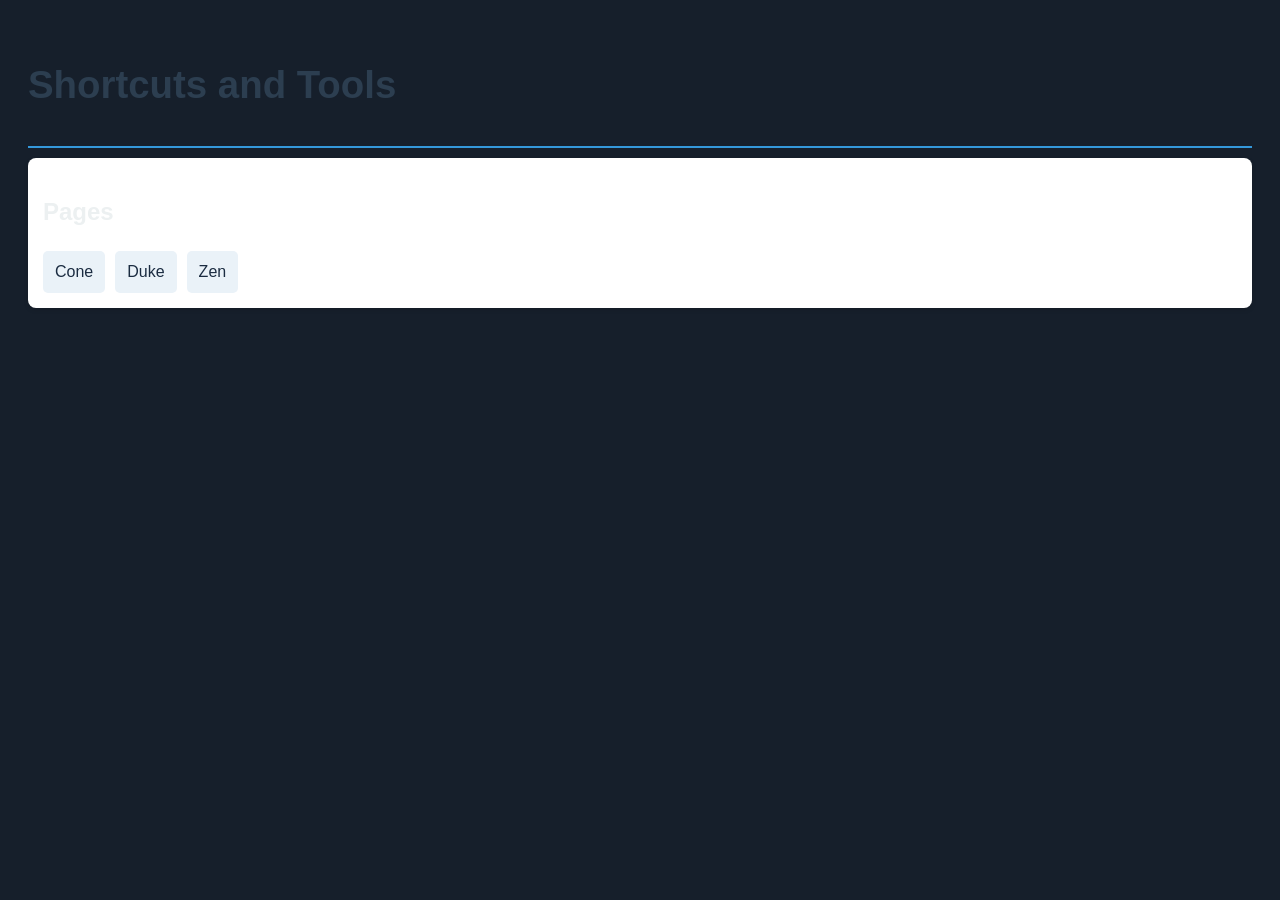
<file: index.html>
<!DOCTYPE html>
<html lang="en">
<head>
    <meta charset="UTF-8">
    <meta name="viewport" content="width=device-width, initial-scale=1.0">
    <title>Shortcuts and Tools</title>
    <link rel="stylesheet" href="style.css">
</head>
<body>
    <header>
        <h1>Shortcuts and Tools</h1>
    </header>
    <nav>
        <div class="category">
            <h2>Pages</h2>
            <div class="links">
                <a href="cone_shortcuts.html">Cone</a>
                <a href="duke_shortcuts.html">Duke</a>
                <a href="zen_shortcuts.html">Zen</a>
            </div>
        </div>
    </nav>
</body>
</html>
</file>
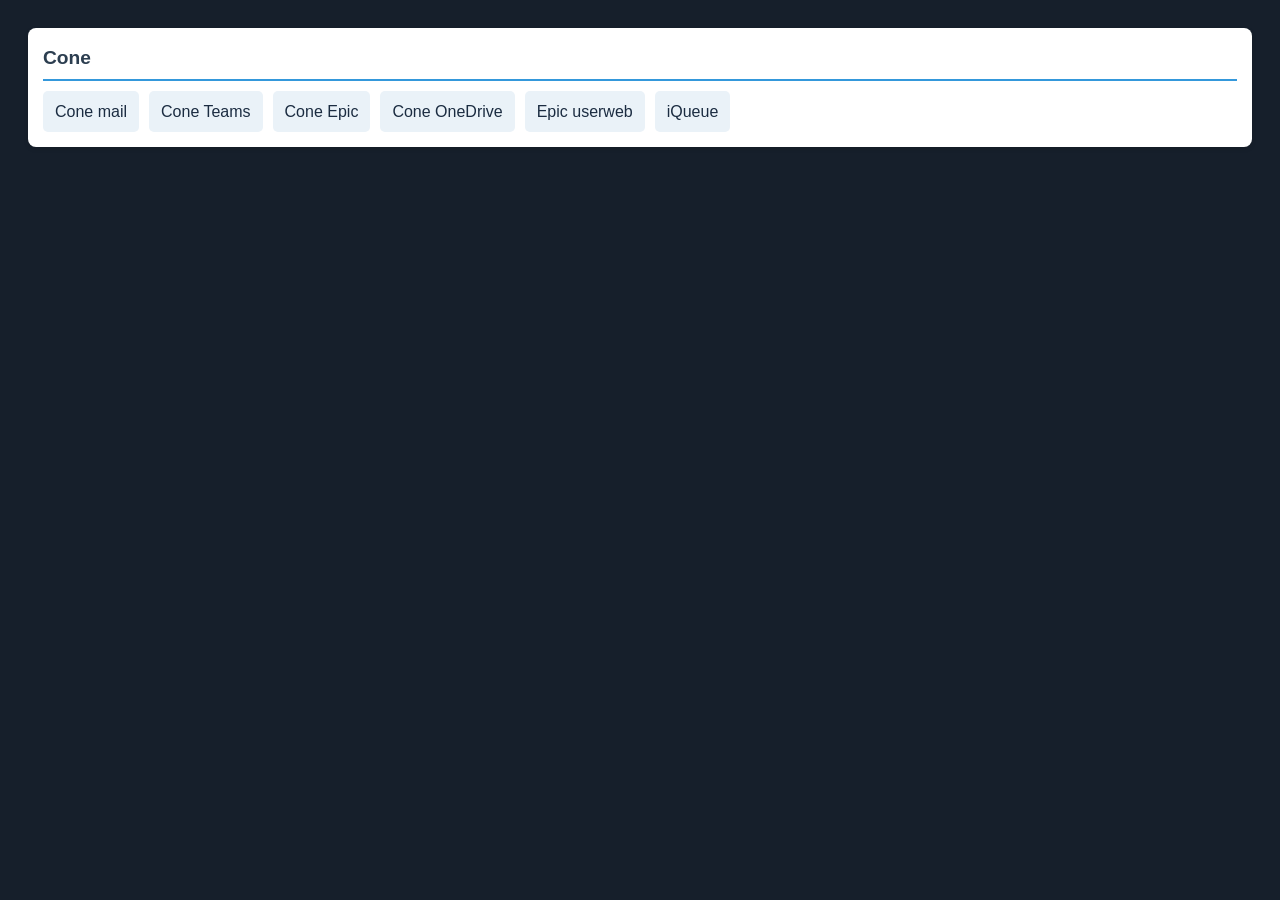
<file: chromium-shortcuts.html>
<!DOCTYPE html>
<html lang="en">
<head>
    <meta charset="UTF-8">
    <meta name="viewport" content="width=device-width, initial-scale=1.0">
    <title>Shortcuts</title>
    <link rel="stylesheet" href="style.css">
</head>
<body>

<div class="category">
<header>Cone</header>
    <div class="links">
<a href="https://outlook.office.com" target="_blank" rel="noopener noreferrer">Cone mail</a>
<a href="https://teams.office.com" target="_blank" rel="noopener noreferrer">Cone Teams</a>
<a href="https://apps.conehealth.com" target="_blank" rel="noopener noreferrer">Cone Epic</a>
<a href="https://onedrive.office.com" target="_blank" rel="noopener noreferrer">Cone OneDrive</a>
<a href="https://userweb.epic.com" target="_blank" rel="noopener noreferrer">Epic userweb</a>
<a href="https://surgery.iqueue.com/#/web/dashboard" target="_blank" rel="noopener noreferrer">iQueue</a>
    </div>
</div>
</body>
</file>
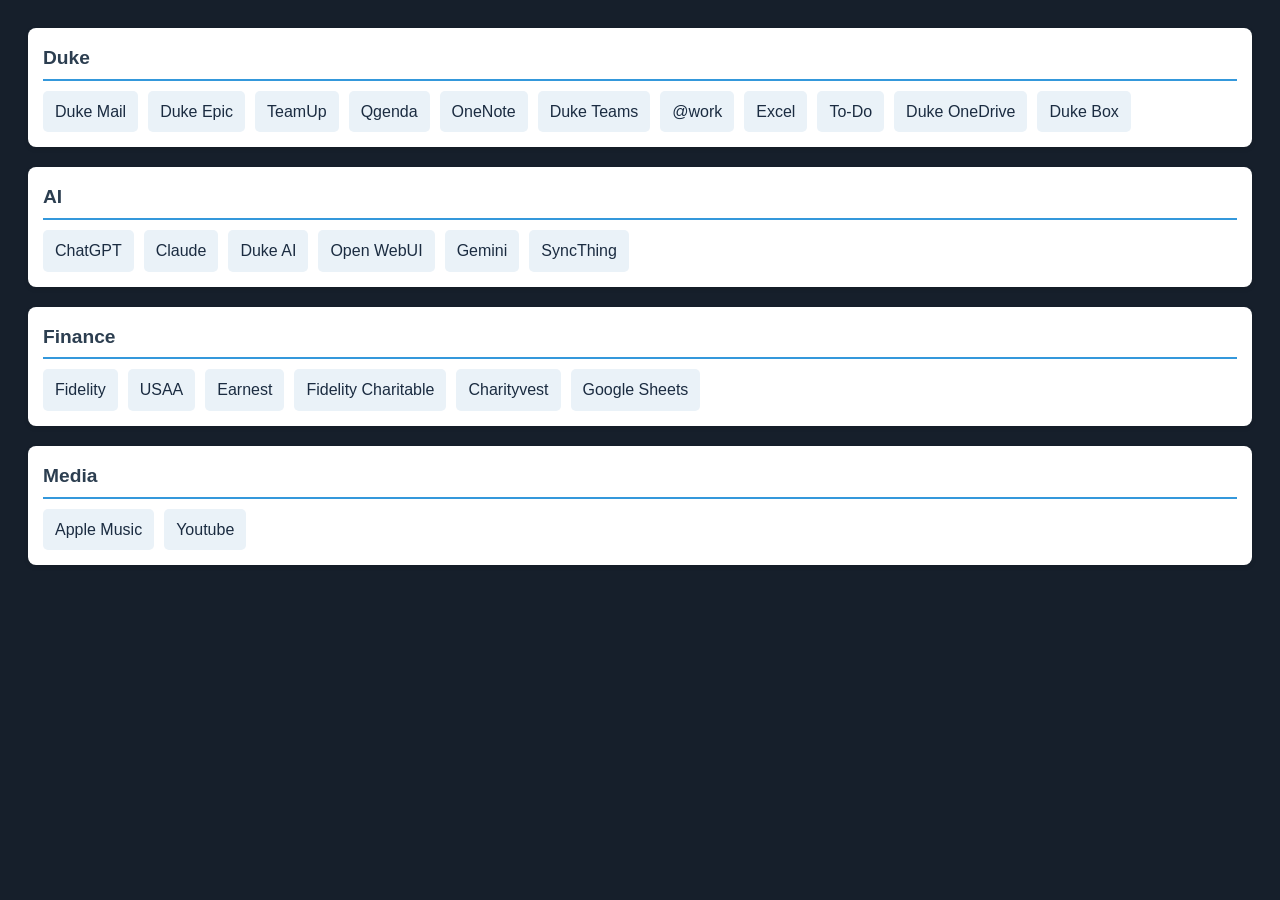
<file: duke_shortcuts.html>
<!DOCTYPE html>
<html lang="en">
<head>
    <meta charset="UTF-8">
    <meta name="viewport" content="width=device-width, initial-scale=1.0">
    <title>Shortcuts</title>
    <link rel="stylesheet" href="style.css">
</head>
<body>

<div class="category">
<header>Duke</header>
    <div class="links">
<a href="https://outlook.office.com" target="_blank"rel="noopener noreferrer">Duke Mail</a>
<a href="https://citrix.duke.edu" target="_blank"rel="noopener noreferrer">Duke Epic</a>
<a href="https://teamup.com/user/dashboard" target="_blank"rel="noopener noreferrer">TeamUp</a>
<a href="https://login.qgenda.com" target="_blank"rel="noopener noreferrer">Qgenda</a>
<a href="https://prodduke-my.sharepoint.com/:o:/r/personal/lak71_duke_edu/_layouts/15/Doc.aspx?sourcedoc=%7Ba77483de-f4c1-4735-8ac4-aafc90f851a3%7D&action=edit&wdorigin=NavigationUrl" target="_blank"rel="noopener noreferrer">OneNote</a>
<a href="https://teams.office.com" target="_blank"rel="noopener noreferrer">Duke Teams</a>
<a href="https://work.duke.edu" target="_blank"rel="noopener noreferrer">@work</a>
<a href="https://excel.office.com" target="_blank"rel="noopener noreferrer">Excel</a>
<a href="https://to-do.office.com" target="_blank"rel="noopener noreferrer">To-Do</a>
<a href="https://onedrive.office.com" target="_blank"rel="noopener noreferrer">Duke OneDrive</a>
<a href="https://duke.app.box.com" target="_blank"rel="noopener noreferrer">Duke Box</a>      
    </div>
</div>

<div class="category">
<header>AI</header>
    <div class="links">
<a href="https://chatgpt.com" target="_blank" rel="noopener noreferrer">ChatGPT</a>
<a href="https://claude.ai" target="_blank" rel="noopener noreferrer">Claude</a>
<a href="https://aistudio.duhs.duke.edu/" target="_blank" rel="noopener noreferrer">Duke AI</a>
<a href="http://localhost:3000" target="_blank" rel="noopener noreferrer">Open WebUI</a>
<a href="https://gemini.google.com" target="_blank" rel="noopener noreferrer">Gemini</a>
<a href="http://localhost:8384" target="_blank" rel="noopener noreferrer">SyncThing</a>
    </div>
</div>

<div class="category">
<header>Finance</header>
    <div class="links">
<a href="https://digital.fidelity.com/prgw/digital/signin/retail" target="_blank" rel="noopener noreferrer">Fidelity</a>
<a href="https://www.usaa.com" target="_blank" rel="noopener noreferrer">USAA</a>
<a href="https://www.earnest.com" target="_blank" rel="noopener noreferrer">Earnest</a>
<a href="https://charitablegift.fidelity.com/public/login/donor" target="_blank" rel="noopener noreferrer">Fidelity Charitable</a>
<a href="https://www.charityvest.org" target="_blank" rel="noopener noreferrer">Charityvest</a>
<a href="https://sheets.google.com" target="_blank" rel="noopener noreferrer">Google Sheets</a>
    </div>
</div>

<div class="category">
<header>Media</header>
    <div class="links">
<a href="https://music.apple.com" target="blank">Apple Music</a>
<a href="https://www.youtube.com" target="blank">Youtube</a>
    </div>
</div>

</body>
</html>
</file>
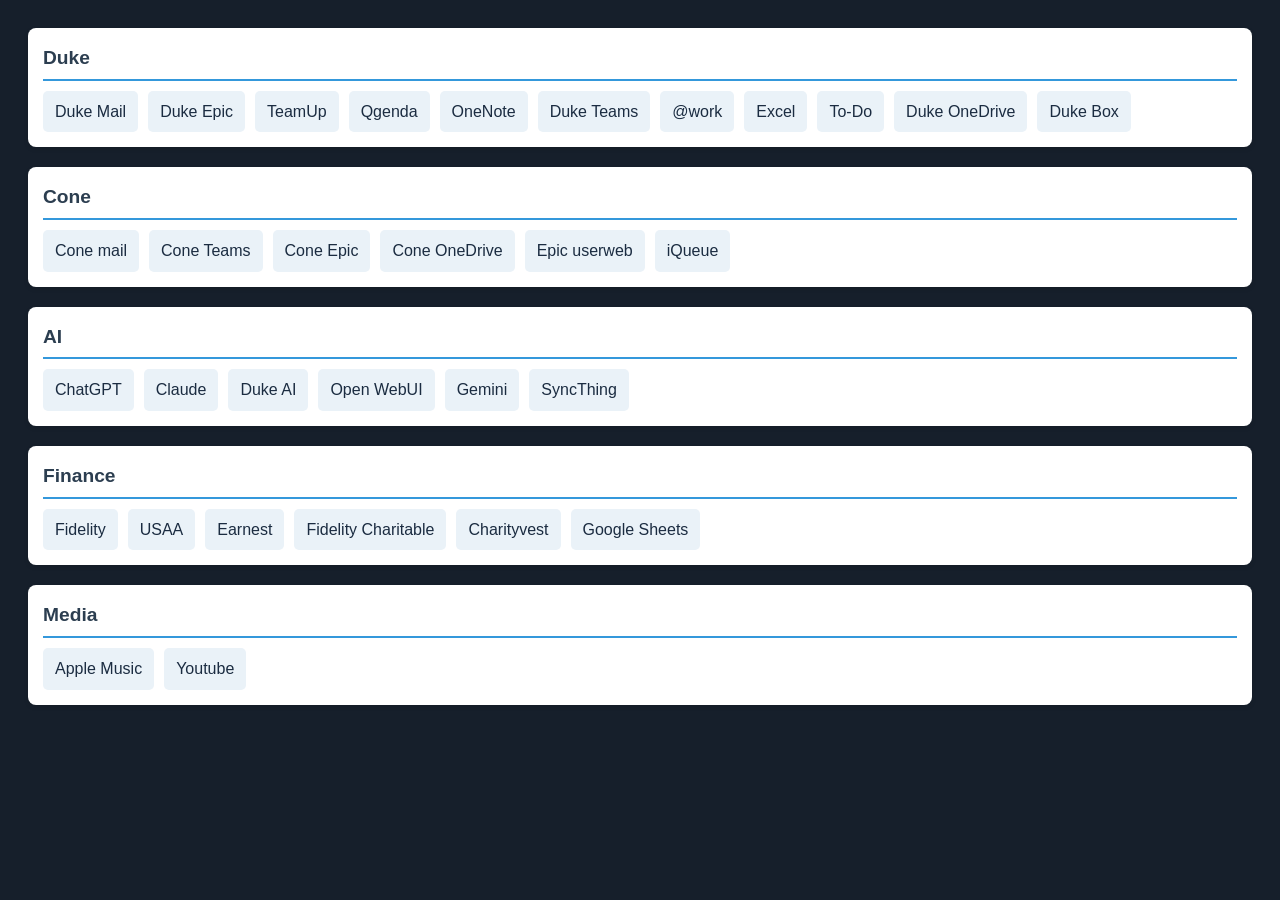
<file: shortcuts.html>
<!DOCTYPE html>
<html lang="en">
<head>
    <meta charset="UTF-8">
    <meta name="viewport" content="width=device-width, initial-scale=1.0">
    <title>Shortcuts</title>
    <link rel="stylesheet" href="style.css">
</head>
<body>

<div class="category">
<header>Duke</header>
    <div class="links">
<a href="https://outlook.office.com" target="_blank"rel="noopener noreferrer">Duke Mail</a>
<a href="https://citrix.duke.edu" target="_blank"rel="noopener noreferrer">Duke Epic</a>
<a href="https://teamup.com/user/dashboard" target="_blank"rel="noopener noreferrer">TeamUp</a>
<a href="https://login.qgenda.com" target="_blank"rel="noopener noreferrer">Qgenda</a>
<a href="https://prodduke-my.sharepoint.com/:o:/r/personal/lak71_duke_edu/_layouts/15/Doc.aspx?sourcedoc=%7Ba77483de-f4c1-4735-8ac4-aafc90f851a3%7D&action=edit&wdorigin=NavigationUrl" target="_blank"rel="noopener noreferrer">OneNote</a>
<a href="https://teams.office.com" target="_blank"rel="noopener noreferrer">Duke Teams</a>
<a href="https://work.duke.edu" target="_blank"rel="noopener noreferrer">@work</a>
<a href="https://excel.office.com" target="_blank"rel="noopener noreferrer">Excel</a>
<a href="https://to-do.office.com" target="_blank"rel="noopener noreferrer">To-Do</a>
<a href="https://onedrive.office.com" target="_blank"rel="noopener noreferrer">Duke OneDrive</a>
<a href="https://duke.app.box.com" target="_blank"rel="noopener noreferrer">Duke Box</a>
        
    </div>
</div>
<div class="category">
<header>Cone</header>
    <div class="links">
<a href="https://outlook.office.com" target="_blank" rel="noopener noreferrer">Cone mail</a>
<a href="https://teams.office.com" target="_blank" rel="noopener noreferrer">Cone Teams</a>
<a href="https://apps.conehealth.com" target="_blank" rel="noopener noreferrer">Cone Epic</a>
<a href="https://onedrive.office.com" target="_blank" rel="noopener noreferrer">Cone OneDrive</a>
<a href="https://userweb.epic.com" target="_blank" rel="noopener noreferrer">Epic userweb</a>
<a href="https://surgery.iqueue.com/#/web/dashboard" target="_blank" rel="noopener noreferrer">iQueue</a>
    </div>
</div>
<div class="category">
<header>AI</header>
    <div class="links">
<a href="https://chatgpt.com" target="_blank" rel="noopener noreferrer">ChatGPT</a>
<a href="https://claude.ai" target="_blank" rel="noopener noreferrer">Claude</a>
<a href="https://aistudio.duhs.duke.edu/" target="_blank" rel="noopener noreferrer">Duke AI</a>
<a href="http://localhost:3000" target="_blank" rel="noopener noreferrer">Open WebUI</a>
<a href="https://gemini.google.com" target="_blank" rel="noopener noreferrer">Gemini</a>
<a href="http://localhost:8384" target="_blank" rel="noopener noreferrer">SyncThing</a>
    </div>
</div>

<div class="category">
<header>Finance</header>
    <div class="links">
<a href="https://digital.fidelity.com/prgw/digital/signin/retail" target="_blank" rel="noopener noreferrer">Fidelity</a>
<a href="https://www.usaa.com" target="_blank" rel="noopener noreferrer">USAA</a>
<a href="https://www.earnest.com" target="_blank" rel="noopener noreferrer">Earnest</a>
<a href="https://charitablegift.fidelity.com/public/login/donor" target="_blank" rel="noopener noreferrer">Fidelity Charitable</a>
<a href="https://www.charityvest.org" target="_blank" rel="noopener noreferrer">Charityvest</a>
<a href="https://sheets.google.com" target="_blank" rel="noopener noreferrer">Google Sheets</a>
    </div>
</div>

<div class="category">
<header>Media</header>
    <div class="links">
<a href="https://music.apple.com" target="blank">Apple Music</a>
<a href="https://www.youtube.com" target="blank">Youtube</a>
    </div>
</div>

</body>
</html>
</file>
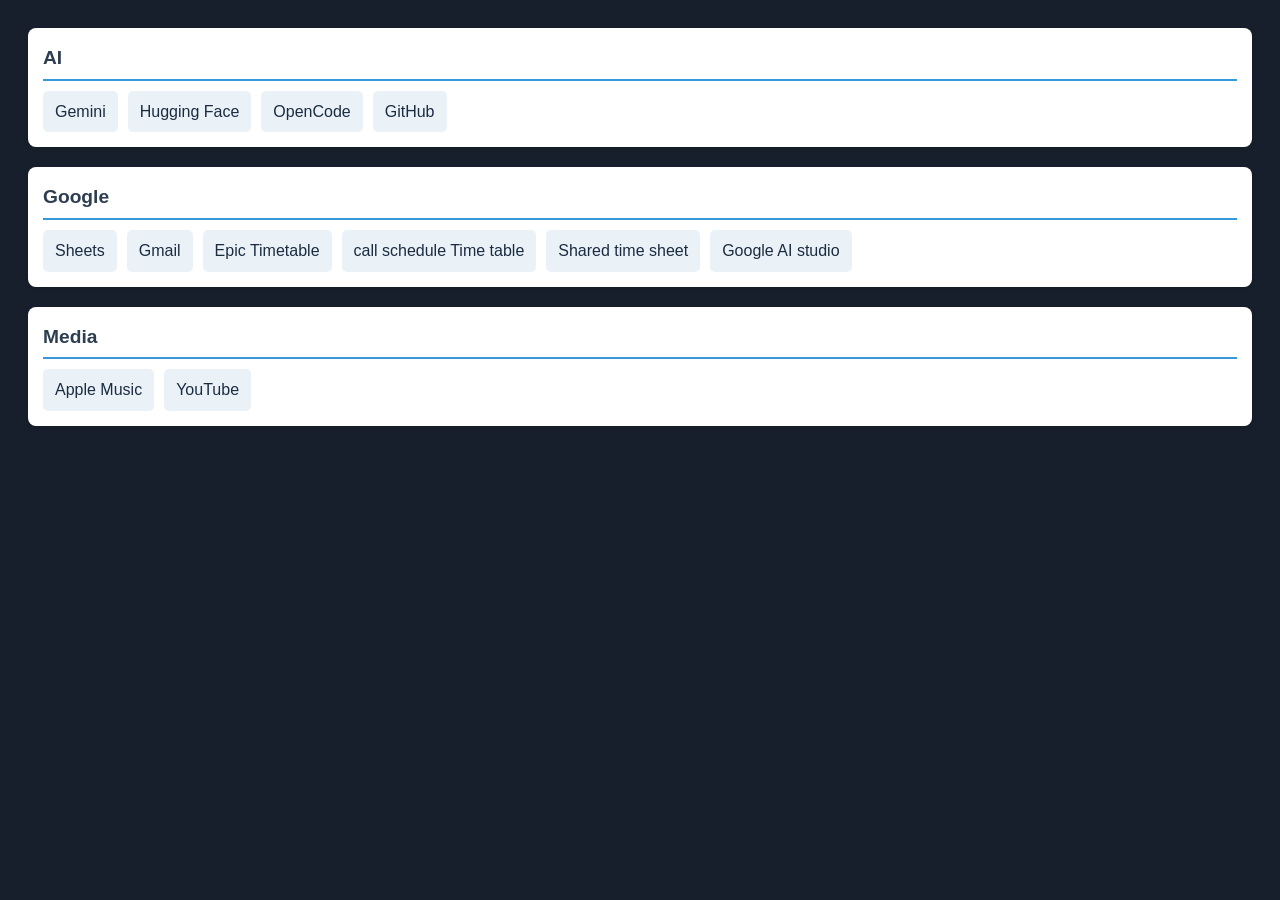
<file: zen_shorcuts.html>
<!DOCTYPE html>
<html lang="en">
<head>
    <meta charset="UTF-8">
    <meta name="viewport" content="width=device-width, initial-scale=1.0">
    <title>Shortcuts</title>
    <link rel="stylesheet" href="style.css">
</head>
<body>

<div class="category">
    <header>AI</header>
    <div class="links">
<a href="https://gemini.google.com" target="_blank" rel="noopener noreferrer">Gemini</a>
<a href="https://huggingface.co" target="_blank" rel="noopener noreferrer">Hugging Face</a>
<a href="https://www.opencode.ai" target="_blank" rel="noopener noreferrer">OpenCode</a>
<a href="https://github.com" target="_blank" rel="noopener noreferrer">GitHub</a>
    </div>
</div>

<div class="category">
<header>Google</header>
    <div class="links">
<a href="https://sheets.google.com" target="_blank" rel="noopener noreferrer">Sheets</a>
<a href="https://mail.google.com" target="_blank" rel="noopener noreferrer">Gmail</a>
<a href="https://docs.google.com/spreadsheets/d/1LPcr3gC3yfdW1Kl2AbXkF2XILPGsxT7jCetg4Pp7x94/edit?gid=643649987#gid=643649987" target="_blank" rel="noopener noreferrer">Epic Timetable</a>
<a href="https://docs.google.com/spreadsheets/d/1AvwMf1PQ2pdF8LF1WC0EUU4fOzBDiSkWVzA72d_Pfqo/edit?gid=0#gid=0" target="_blank" rel="noopener noreferrer">call schedule Time table</a>
<a href="https://docs.google.com/spreadsheets/d/1EqcMeZpPGxv3P580AER73Nlec44kASeDbPXAEUoqhTY/edit?gid=0#gid=0" target="_blank" rel="noopener noreferrer">Shared time sheet</a>
<a href="https://aistudio.google.com/app/prompts/new_chat" target="_blank" rel="noopener noreferrer">Google AI studio</a>
    </div>
</div>
<div class="category">
<header>Media</header>
    <div class="links">
<a href="https://music.apple.com" target="_blank" rel="noopener noreferrer">Apple Music</a>
<a href="https://www.youtube.com" target="_blank" rel="noopener noreferrer">YouTube</a>
    </div>
</div>
</body>
</html>
</file>
<file: style.css>
body {
    font-family: 'Segoe UI', Tahoma, Geneva, Verdana, sans-serif;
    background-color: #161f2b;
    color: #ecf0f1;
    padding: 20px;
    line-height: 1.6;
}

.category {
    background: #fff;
    padding: 15px;
    border-radius: 8px;
    margin-bottom: 20px;
    box-shadow: 0 2px 5px rgba(0,0,0,0.1);
}

header {
    font-weight: bold;
    font-size: 1.2em;
    color: #2c3e50;
    border-bottom: 2px solid #3498db;
    margin-bottom: 10px;
    padding-bottom: 5px;
}

.links {
    display: flex;
    flex-wrap: wrap;
    gap: 10px;
}

a {
    text-decoration: none;
    color: #1b2c41;
    background: #eaf2f8;
    padding: 8px 12px;
    border-radius: 5px;
    transition: background 0.3s;
}

a:hover {
    background: #d4e6f1;
}
</file>
